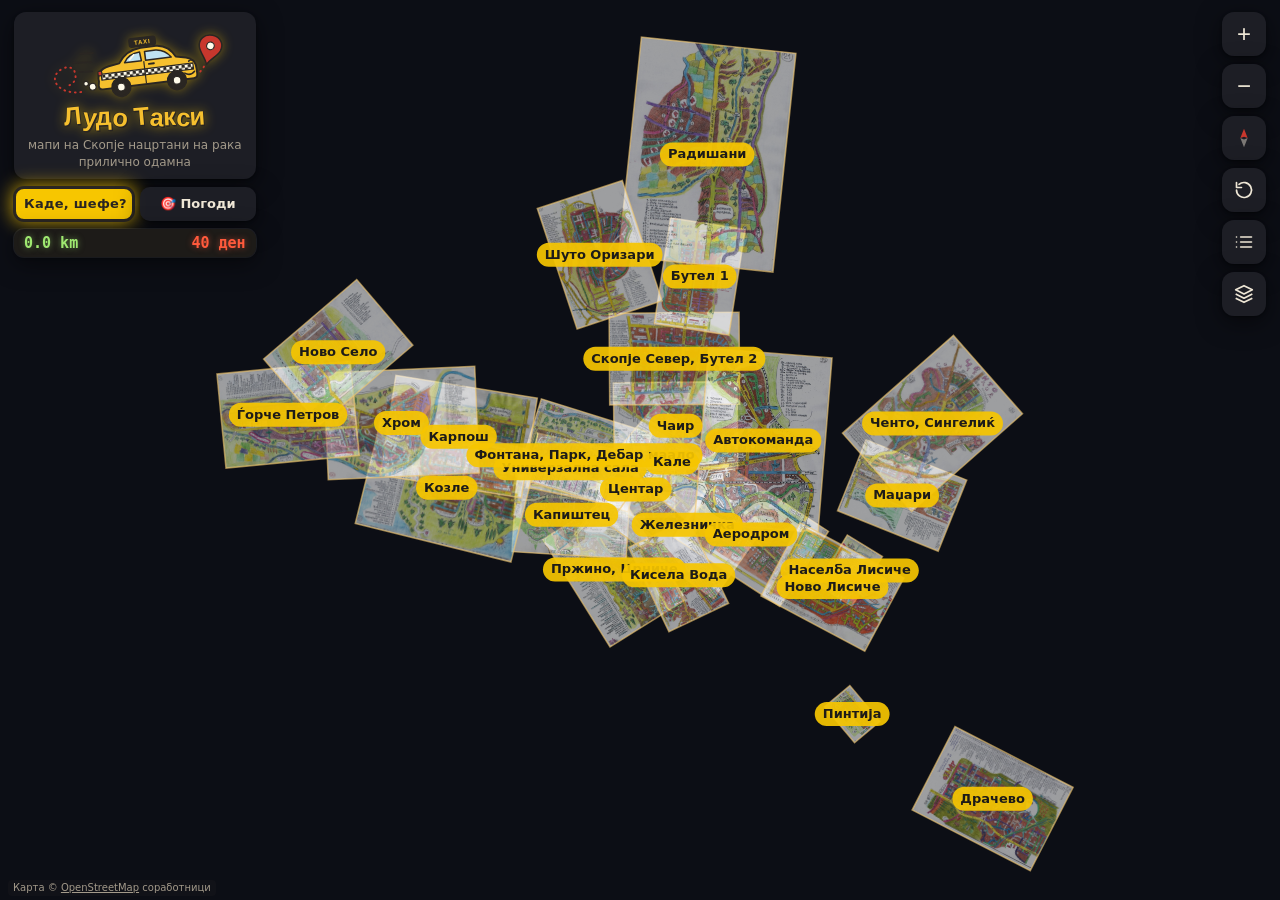
<file: index.html>
<!doctype html>
<html lang="mk">
<head>
<meta charset="utf-8">
<meta name="viewport" content="width=device-width, initial-scale=1, maximum-scale=1, user-scalable=no, viewport-fit=cover">
<title>Лудо Такси · мапи на Скопје</title>
<link rel="icon" href="favicon.svg" type="image/svg+xml">
<meta name="description" content="26 мапи на Скопје нацртани на рака од скопски таксист, поставени на вистинската карта на градот. Возење до случајна населба, таксиметар и игра „Погоди ја населбата“.">
<!-- link previews (Twitter / X, LinkedIn, Facebook, Viber…): the image is made from tools/social.html -->
<meta property="og:type" content="website">
<meta property="og:site_name" content="Лудо Такси">
<meta property="og:title" content="Лудо Такси · мапи на Скопје нацртани на рака">
<meta property="og:description" content="26 мапи на Скопје нацртани на рака од скопски таксист, на вистинската карта. Каде, шефе? Погоди ја населбата!">
<meta property="og:url" content="https://bbojan.github.io/ludo-taxi/">
<meta property="og:image" content="https://bbojan.github.io/ludo-taxi/social.png">
<meta property="og:image:width" content="1200">
<meta property="og:image:height" content="630">
<meta property="og:image:alt" content="Логото Лудо Такси и рачно нацртаната мапа на Центар">
<meta property="og:locale" content="mk_MK">
<meta name="twitter:card" content="summary_large_image">
<meta name="twitter:title" content="Лудо Такси · мапи на Скопје нацртани на рака">
<meta name="twitter:description" content="26 мапи на Скопје нацртани на рака од скопски таксист, на вистинската карта.">
<meta name="twitter:image" content="https://bbojan.github.io/ludo-taxi/social.png">
<meta name="twitter:image:alt" content="Логото Лудо Такси и рачно нацртаната мапа на Центар">
<link rel="stylesheet" href="style.css">
<!-- Google Analytics (GA4), property "Лудо Такси", stream https://bbojan.github.io/ludo-taxi: analytics
     cookies on, advertising off, no banner (same setup as 091 Скопје and Старо Скопје).
     Only on the live site, not on localhost. Custom events: see track() in app.js and the README. -->
<script>
  if (location.hostname === 'bbojan.github.io') {
    window.dataLayer = window.dataLayer || [];
    window.gtag = function () { dataLayer.push(arguments); };
    gtag('consent', 'default', {
      ad_storage: 'denied', analytics_storage: 'granted',
      ad_user_data: 'denied', ad_personalization: 'denied',
    });
    gtag('js', new Date());
    gtag('config', 'G-G4V01MV6HD');
    const s = document.createElement('script');
    s.async = true;
    s.src = 'https://www.googletagmanager.com/gtag/js?id=G-G4V01MV6HD';
    document.head.appendChild(s);
  }
</script>
</head>
<body>
<canvas id="map"></canvas>

<div class="left-col">
<header class="title" id="titleBadge" role="button" tabindex="0" aria-haspopup="dialog" title="За Лудо Такси">
  <h1><img class="logo" src="logo.svg" alt="Лудо Такси" width="200" height="115"></h1>
  <p>мапи на Скопје нацртани на рака<br>прилично одамна</p>
</header>
<div class="fun-row">
<div class="fun-bar">
  <button id="rideBtn" class="roof" title="Возење до случајна населба (K)">Каде, шефе?</button>
  <button id="gameBtn" class="fun-btn" title="Игра: погоди ја населбата (P)">🎯 Погоди</button>
</div>
<button id="meter" class="meter" title="Таксиметар: колку патувала картата. Клик за сметка (M)">
  <span class="km">0.0 km</span><span class="fare">40 ден</span>
</button>
</div>
</div>

<div class="controls" role="toolbar">
  <button id="zoomIn" title="Зумирај (+)" aria-label="Зумирај">+</button>
  <button id="zoomOut" title="Одзумирај (−)" aria-label="Одзумирај">−</button>
  <button id="compass" title="Север горе (N)" aria-label="Север горе">
    <svg viewBox="0 0 24 24" width="22" height="22"><g id="needle"><path d="M12 2 L16 12 L12 10.5 L8 12Z" fill="#c8372d"/><path d="M12 22 L8 12 L12 13.5 L16 12Z" fill="currentColor" opacity=".45"/></g></svg>
  </button>
  <button id="reset" title="Почетен приказ: зум и ротација (R)" aria-label="Почетен приказ">
    <svg viewBox="0 0 24 24" width="20" height="20" fill="none" stroke="currentColor" stroke-width="2" stroke-linecap="round" stroke-linejoin="round"><path d="M3 12a9 9 0 1 0 3-6.7"/><path d="M3 3v6h6"/></svg>
  </button>
  <button id="listBtn" title="Сите мапи (L)" aria-label="Листа на мапи">
    <svg viewBox="0 0 24 24" width="20" height="20" fill="none" stroke="currentColor" stroke-width="2" stroke-linecap="round"><path d="M8 6h13M8 12h13M8 18h13M3 6h.01M3 12h.01M3 18h.01"/></svg>
  </button>
  <button id="layersBtn" title="Приказ (V)" aria-label="Поставки за приказ">
    <svg viewBox="0 0 24 24" width="20" height="20" fill="none" stroke="currentColor" stroke-width="2" stroke-linejoin="round"><path d="M12 2 2 7l10 5 10-5-10-5z"/><path d="m2 17 10 5 10-5"/><path d="m2 12 10 5 10-5"/></svg>
  </button>
</div>

<aside id="listPanel" class="panel hidden">
  <div class="panel-head"><strong>Мапи</strong><button class="close" data-close="listPanel" aria-label="Затвори">×</button></div>
  <a class="btn download-all wide" href="sheets/all-originals.zip" download="Лудо Такси - мапи на Скопје.zip"><svg viewBox="0 0 24 24" width="16" height="16" fill="none" stroke="currentColor" stroke-width="2.2" stroke-linecap="round" stroke-linejoin="round" aria-hidden="true"><path d="M12 3v12"/><path d="m7 10 5 5 5-5"/><path d="M5 21h14"/></svg> Преземи ги сите 26 мапи <small>ZIP · 22 MB</small></a>
  <ol id="sheetList"></ol>
</aside>

<aside id="layersPanel" class="panel hidden">
  <div class="panel-head"><strong>Приказ</strong><button class="close" data-close="layersPanel" aria-label="Затвори">×</button></div>
  <label class="row"><input type="checkbox" id="baseToggle" checked> Прикажи улична карта одоздола</label>
  <label class="row col">Јачина на уличната карта <span class="slider"><input type="range" id="baseStrength" min="0.1" max="1" step="0.01" value="0.45" list="baseDefault"><span class="tick" style="--at:0.3889" title="Стандардно"></span></span><datalist id="baseDefault"><option value="0.45"></option></datalist></label>
  <label class="row col">Видливост на мапите <span class="slider"><input type="range" id="opacity" min="0.1" max="1" step="0.01" value="0.4" list="opacityDefault"><span class="tick" style="--at:0.3333" title="Стандардно"></span></span><datalist id="opacityDefault"><option value="0.4"></option></datalist></label>
  <label class="row"><input type="checkbox" id="labelsToggle" checked> Прикажи ознаки на мапите</label>
  <label class="row"><input type="checkbox" id="numbersToggle"> Прикажи броеви на мапите</label>
  <label class="row"><input type="checkbox" id="taxiToggle" checked> Такси при летање до мапа</label>
  <div id="creatorTools" hidden><!-- creator only: shown when the URL has ?edit -->
  <hr>
  <label class="row"><input type="checkbox" id="editToggle"> <b>Уредување на распоредот</b></label>
  <p class="hint">Повлечи мапа за да ја поместиш. Со два прста или со лизгачите на картичката менувај големина и ротација. Повлекување на празна површина ја поместува картата. Промените автоматски се зачувуваат во <code>layout.js</code>.</p>
  <div class="row gap">
    <button id="restoreAllBtn" class="text">Врати ги позициите од Claude</button>
    <button id="exportBtn" class="text">Извези layout.js</button>
    <button id="resetLayoutBtn" class="text danger">Отфрли незачувани промени</button>
  </div>
  </div>
</aside>

<!-- edit mode, sheet selected: temporary see-through for checking alignment (never saved) -->
<div id="checkBar" class="check-bar hidden">
  <label>Видливост при проверка <span id="tempAlphaVal">100%</span>
    <input type="range" id="tempAlphaRange" min="0.1" max="1" step="0.01" value="1"></label>
</div>

<div id="sheetCard" class="card hidden">
  <div class="card-head">
    <span class="num" id="cardNum"></span>
    <strong id="cardName"></strong>
    <button class="share" id="cardShare" title="Сподели линк до оваа мапа (S)" aria-label="Сподели линк до оваа мапа">
      <svg viewBox="0 0 24 24" width="18" height="18" fill="none" stroke="currentColor" stroke-width="2" stroke-linecap="round" stroke-linejoin="round" aria-hidden="true"><path d="M10 14a5 5 0 0 0 7.07 0l3-3a5 5 0 0 0-7.07-7.07l-1.5 1.5"/><path d="M14 10a5 5 0 0 0-7.07 0l-3 3a5 5 0 0 0 7.07 7.07l1.5-1.5"/></svg>
    </button>
    <button class="close" id="cardClose" aria-label="Затвори">×</button>
  </div>
  <div class="row split">
    <button id="cardFocus" class="text" title="Прикажи ја мапата исправена на картата (Enter)">На карта</button>
    <button id="cardFull" class="text primary" title="Цела слика на цел екран (F)">Цел екран</button>
    <a id="cardDownload" class="btn download-one in-row" title="Преземи го оригиналот (D)" download><svg viewBox="0 0 24 24" width="16" height="16" fill="none" stroke="currentColor" stroke-width="2.2" stroke-linecap="round" stroke-linejoin="round" aria-hidden="true"><path d="M12 3v12"/><path d="m7 10 5 5 5-5"/><path d="M5 21h14"/></svg> Преземи</a>
  </div>
  <div id="editControls" class="hidden">
    <label class="col">Големина <span id="widthVal"></span><input type="range" id="widthRange" min="300" max="5000" step="10"></label>
    <label class="col">Ротација <span id="rotVal"></span><input type="range" id="rotRange" min="-180" max="180" step="0.5"></label>
    <div class="row one-line">
      <button class="text" data-rot="-90" title="Ротирај 90° спротивно од стрелките на часовникот">↺ 90°</button>
      <button class="text" data-rot="90" title="Ротирај 90° во насока на стрелките на часовникот">↻ 90°</button>
      <button class="text" id="bringFront" title="Оваа мапа нека биде над мапите што ги преклопува">Најгоре</button>
      <button class="text" id="restoreOneBtn" title="Врати ја позицијата од Claude за оваа мапа">Врати</button>
    </div>
    <div id="saveStatus" class="save-status"></div>
  </div>
</div>

<div id="viewer" class="viewer hidden" role="dialog" aria-modal="true" aria-labelledby="viewerTitle">
  <img id="viewerImg" alt="" draggable="false">
  <div class="viewer-bar">
    <span class="num" id="viewerNum"></span>
    <strong id="viewerTitle"></strong>
    <button id="viewerFit" class="text" title="Прикажи ја повторно целата слика" disabled>Цела</button>
    <a id="viewerDownload" class="btn download-one compact" title="Преземи го оригиналот (D)" download><svg viewBox="0 0 24 24" width="16" height="16" fill="none" stroke="currentColor" stroke-width="2.2" stroke-linecap="round" stroke-linejoin="round" aria-hidden="true"><path d="M12 3v12"/><path d="m7 10 5 5 5-5"/><path d="M5 21h14"/></svg> <span>Преземи</span></a>
    <button id="viewerClose" class="viewer-close" aria-label="Затвори">×</button>
  </div>
</div>

<dialog id="aboutDialog" class="about" aria-labelledby="aboutTitle">
  <button class="close" id="aboutClose" aria-label="Затвори">×</button>
  <div class="about-body">
  <img src="logo.svg" alt="" width="220" height="127">
  <h2 id="aboutTitle">Лудо Такси</h2>
  <p class="sub">мапи на Скопје нацртани на рака<br>прилично одамна</p>
  <p class="author">развиено од <strong>Бојан Божиновски</strong></p>
  <div class="links">
    <a class="btn link" href="https://www.linkedin.com/in/bojanb/" target="_blank" rel="noopener">
      <svg viewBox="0 0 24 24" width="18" height="18" aria-hidden="true"><path fill="currentColor" d="M4.98 3.5a2.5 2.5 0 1 1 0 5 2.5 2.5 0 0 1 0-5zM3 9.5h4V21H3zM9.5 9.5h3.8v1.6h.06c.53-1 1.83-2.06 3.77-2.06 4.03 0 4.77 2.65 4.77 6.1V21h-4v-5.2c0-1.24-.02-2.84-1.73-2.84-1.73 0-2 1.35-2 2.75V21h-4z"/></svg>
      LinkedIn</a>
    <a class="btn link" href="https://github.com/bbojan/ludo-taxi" target="_blank" rel="noopener">
      <svg viewBox="0 0 24 24" width="18" height="18" aria-hidden="true"><path fill="currentColor" d="M12 .5a11.5 11.5 0 0 0-3.64 22.41c.58.1.79-.25.79-.56v-2c-3.2.7-3.88-1.37-3.88-1.37-.52-1.33-1.28-1.68-1.28-1.68-1.05-.72.08-.7.08-.7 1.16.08 1.77 1.19 1.77 1.19 1.03 1.77 2.7 1.26 3.36.96.1-.75.4-1.26.73-1.55-2.55-.29-5.24-1.28-5.24-5.68 0-1.26.45-2.28 1.19-3.09-.12-.29-.52-1.46.11-3.05 0 0 .97-.31 3.17 1.18a11 11 0 0 1 5.77 0c2.2-1.49 3.17-1.18 3.17-1.18.63 1.59.23 2.76.11 3.05.74.81 1.19 1.83 1.19 3.09 0 4.41-2.69 5.38-5.26 5.67.41.36.78 1.06.78 2.14v3.17c0 .31.21.67.8.56A11.5 11.5 0 0 0 12 .5z"/></svg>
      GitHub</a>
  </div>
  <p class="credits">Мапите ги нацртал на рака скопски таксист<br>(потпис „МБ“).<br>
    Улична карта © <a href="https://www.openstreetmap.org/copyright" target="_blank" rel="noopener">OpenStreetMap</a> соработници.</p>
  <section class="scores" aria-labelledby="scoresTitle">
    <h3 id="scoresTitle">Игра „Погоди“</h3>
    <p id="scoresText">Уште немаш одиграно.</p>
    <label class="timer-set"><input type="checkbox" id="timerToggle"> Тајмер: 60 секунди по рунда</label>
    <div class="row split">
      <button id="scoresPlay" class="text primary">Играј</button>
      <button id="scoresClear" class="text">Избриши</button>
    </div>
  </section>
  <section class="night-set" aria-labelledby="nightTitle">
    <h3 id="nightTitle">Ноќна смена</h3>
    <div class="seg" role="radiogroup" aria-labelledby="nightTitle">
      <label><input type="radio" name="night" value="auto"><span>Автоматски</span></label>
      <label><input type="radio" name="night" value="on"><span>🌙 Вклучена</span></label>
      <label><input type="radio" name="night" value="off"><span>☀️ Исклучена</span></label>
    </div>
    <p class="hint">Автоматски: од зајдисонце до изгрејсонце во Скопје. Копче <kbd>Z</kbd>.</p>
  </section>
  <nav class="more" aria-labelledby="moreTitle">
    <h3 id="moreTitle">Други проекти</h3>
    <a href="https://bbojan.github.io/091-skopje/" target="_blank" rel="noopener">
      <img src="projects/091-skopje.jpg" alt="" width="160" height="100" loading="lazy">
      <span>091 Скопје</span></a>
    <a href="https://bbojan.github.io/staro-skopje/" target="_blank" rel="noopener">
      <img src="projects/staro-skopje.jpg" alt="" width="160" height="100" loading="lazy">
      <span>Старо Скопје</span></a>
  </nav>
  <details class="help">
    <summary>Контроли</summary>
    <h4>Тастатура</h4>
    <dl>
      <dt>Помести ја картата</dt><dd><kbd>←</kbd> <kbd>↑</kbd> <kbd>→</kbd> <kbd>↓</kbd></dd>
      <dt>Зумирај / одзумирај</dt><dd><kbd>+</kbd> <kbd>−</kbd></dd>
      <dt>Ротирај</dt><dd><kbd>Q</kbd> <kbd>E</kbd> или <kbd>[</kbd> <kbd>]</kbd></dd>
      <dt>Север горе</dt><dd><kbd>N</kbd></dd>
      <dt>Почетен приказ</dt><dd><kbd>R</kbd> или <kbd>0</kbd></dd>
      <dt>Листа на мапи</dt><dd><kbd>L</kbd></dd>
      <dt>Поставки за приказ</dt><dd><kbd>V</kbd></dd>
      <dt>Следна / претходна мапа</dt><dd><kbd>.</kbd> <kbd>,</kbd> или <kbd>PgDn</kbd> <kbd>PgUp</kbd></dd>
      <dt>Избери мапа 1, па „На карта“ / „Назад“</dt><dd><kbd>Enter</kbd> или <kbd>Space</kbd></dd>
      <dt>Цел екран</dt><dd><kbd>F</kbd></dd>
      <dt>Преземи ја избраната мапа</dt><dd><kbd>D</kbd></dd>
      <dt>Сподели / копирај линк</dt><dd><kbd>S</kbd></dd>
      <dt>Овие контроли</dt><dd><kbd>?</kbd></dd>
      <dt>Избери од листата</dt><dd><kbd>Tab</kbd>, па <kbd>Enter</kbd></dd>
      <dt>„Каде, шефе?“ (случајно возење)</dt><dd><kbd>K</kbd></dd>
      <dt>Сметка од таксиметарот</dt><dd><kbd>M</kbd></dd>
      <dt>Ноќна смена</dt><dd><kbd>Z</kbd></dd>
      <dt>Игра „Погоди“ / крај на играта</dt><dd><kbd>P</kbd> / <kbd>Esc</kbd></dd>
      <dt>Во играта: потврди ја иглата</dt><dd><kbd>Enter</kbd></dd>
      <dt>Назад, па затвори</dt><dd><kbd>Esc</kbd></dd>
      <dt>Затвори го овој прозорец</dt><dd><kbd>Esc</kbd></dd>
    </dl>
    <p class="note">На цел екран: стрелките ја поместуваат сликата, <kbd>+</kbd> <kbd>−</kbd> зумираат,
      <kbd>R</kbd> или <kbd>0</kbd> ја враќаат целата слика, <kbd>.</kbd> <kbd>,</kbd> следна / претходна, <kbd>D</kbd> преземи,
      <kbd>S</kbd> сподели, <kbd>F</kbd> или <kbd>Esc</kbd> затвораат. Буквите работат и на македонска тастатура.</p>
    <h4>Глувче и трекпед</h4>
    <dl>
      <dt>Помести ја картата</dt><dd>Влечи</dd>
      <dt>Зумирај</dt><dd>Тркалце или два прста на трекпедот; штипни на трекпедот</dd>
      <dt>Зумирај во точка</dt><dd>Двоен клик на празно</dd>
      <dt>Ротирај</dt><dd>Shift + влечи, влечи со десен клик, Shift + тркалце</dd>
      <dt>Избери мапа</dt><dd>Клик на мапата или на ознаката</dd>
      <dt>„На карта“ / „Назад“</dt><dd>Двоен клик на мапата</dd>
      <dt>Следна / претходна мапа</dt><dd>Скролај настрана (десно = следна)</dd>
      <dt>Затвори ја картичката</dt><dd>Клик на празно</dd>
      <dt>Каде, шефе? · Погоди · таксиметар</dt><dd>Копчињата под логото</dd>
    </dl>
    <h4>Допир</h4>
    <dl>
      <dt>Помести ја картата</dt><dd>Влечи со еден прст</dd>
      <dt>Зумирај</dt><dd>Рашири или собери два прста; двоен допир</dd>
      <dt>Ротирај</dt><dd>Заврти со два прста</dd>
      <dt>Избери мапа</dt><dd>Допри ја мапата или ознаката</dd>
      <dt>Следна / претходна мапа</dt><dd>Повлечи настрана со три прста (лево = следна)</dd>
      <dt>Затвори ја картичката</dt><dd>Допри празно</dd>
      <dt>Каде, шефе? · Погоди · таксиметар</dt><dd>Копчињата под логото</dd>
    </dl>
  </details>
  </div>
</dialog>

<div id="gamePanel" class="game hidden" role="region" aria-labelledby="gameTitle">
  <div class="card-head"><strong id="gameTitle">Погоди ја населбата</strong>
    <span id="gameTimer" class="timer" hidden></span>
    <button class="close" id="gameClose" aria-label="Затвори ја играта">×</button></div>
  <canvas id="gameCrop" aria-label="Парче од цртежот"></canvas>
  <ol id="gameSummary" class="summary" hidden></ol>
  <p id="gameText"></p>
  <div class="row split">
    <button id="gameShare" class="text" hidden>Предизвикај пријател</button>
    <button id="gameNext" class="text">Прескокни</button>
  </div>
</div>

<dialog id="receiptDialog" class="receipt" aria-label="Сметка">
  <div class="receipt-body"></div>
  <div class="row split">
    <button id="receiptClose" class="text">Затвори</button>
    <button id="receiptPay" class="text primary">Плати и ресетирај</button>
  </div>
</dialog>

<div id="toast" class="toast" role="status" aria-live="polite"></div>

<div class="attribution">Карта © <a href="https://www.openstreetmap.org/copyright" target="_blank" rel="noopener">OpenStreetMap</a> соработници</div>

<script src="layout.js"></script>
<script src="layout.claude.js"></script>
<script src="app.js"></script>
<script src="fun.js"></script>
</body>
</html>
</file>
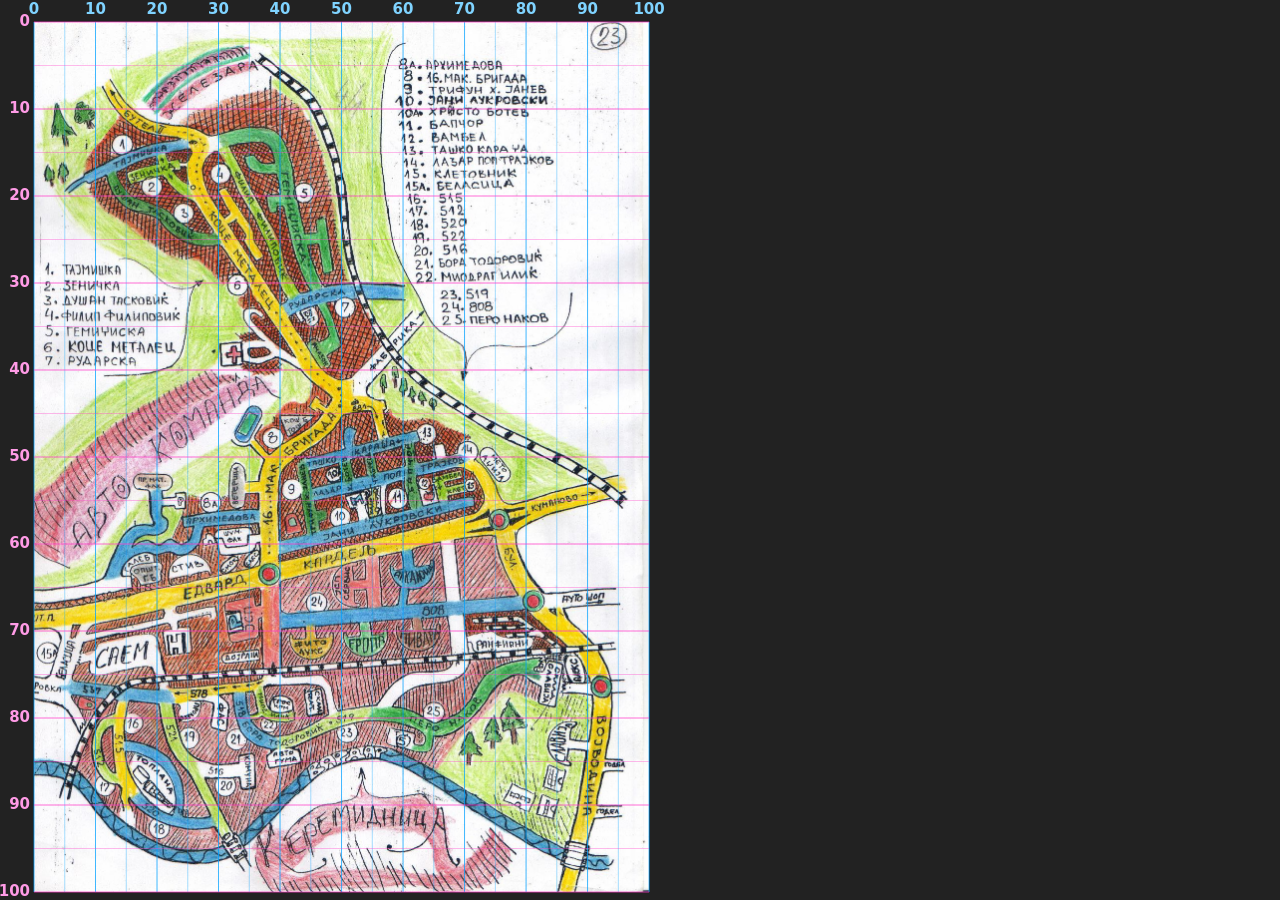
<file: tools/grid.html>
<!doctype html>
<meta charset="utf-8">
<title>Sheet grid</title>
<!-- Helper for aligning sheets: shows a sheet with a labelled grid in percent of width/height.
     tools/grid.html?id=08              whole sheet
     tools/grid.html?id=08&r=20,60,10,50  crop to x 20–60 %, y 10–50 % (finer grid)            -->
<style>
  html, body { margin: 0; background: #222; height: 100%; overflow: hidden; }
  canvas { display: block; }
</style>
<canvas id="c"></canvas>
<script>
const q = new URLSearchParams(location.search);
const id = q.get('id') || '01';
const [x0, x1, y0, y1] = (q.get('r') || '0,100,0,100').split(',').map(Number);
const img = new Image();
img.onload = draw;
img.src = `../sheets/${id}.jpg`;
addEventListener('resize', draw);
function draw() {
  const c = document.getElementById('c'), ctx = c.getContext('2d');
  const dpr = devicePixelRatio || 1, W = innerWidth, H = innerHeight;
  c.width = W * dpr; c.height = H * dpr; c.style.width = W + 'px'; c.style.height = H + 'px';
  ctx.scale(dpr, dpr);
  const sx = img.naturalWidth * x0 / 100, sy = img.naturalHeight * y0 / 100;
  const sw = img.naturalWidth * (x1 - x0) / 100, sh = img.naturalHeight * (y1 - y0) / 100;
  const k = Math.min((W - 40) / sw, (H - 30) / sh), dw = sw * k, dh = sh * k, ox = 34, oy = 22;
  ctx.drawImage(img, sx, sy, sw, sh, ox, oy, dw, dh);
  const span = Math.max(x1 - x0, y1 - y0);
  const step = span > 60 ? 5 : span > 25 ? 2 : 1;
  ctx.font = 'bold 15px system-ui'; ctx.textBaseline = 'middle';
  const X = v => ox + (v - x0) / (x1 - x0) * dw, Y = v => oy + (v - y0) / (y1 - y0) * dh;
  // screen (CSS px) -> sheet percent, for reading points off a screenshot
  window.toUV = (px, py) => [+(x0 + (px - ox) / dw * (x1 - x0)).toFixed(1), +(y0 + (py - oy) / dh * (y1 - y0)).toFixed(1)];
  window.frame = { W, H, ox, oy, dw, dh };
  for (let v = Math.ceil(x0 / step) * step; v <= x1; v += step) {
    const major = v % (step * 2) === 0;
    ctx.strokeStyle = major ? 'rgba(0,160,255,.75)' : 'rgba(0,160,255,.35)'; ctx.lineWidth = 1;
    ctx.beginPath(); ctx.moveTo(X(v), oy); ctx.lineTo(X(v), oy + dh); ctx.stroke();
    if (major) { ctx.fillStyle = '#7fd3ff'; ctx.textAlign = 'center'; ctx.fillText(v, X(v), 10); }
  }
  for (let v = Math.ceil(y0 / step) * step; v <= y1; v += step) {
    const major = v % (step * 2) === 0;
    ctx.strokeStyle = major ? 'rgba(255,60,200,.75)' : 'rgba(255,60,200,.35)';
    ctx.beginPath(); ctx.moveTo(ox, Y(v)); ctx.lineTo(ox + dw, Y(v)); ctx.stroke();
    if (major) { ctx.fillStyle = '#ff9be6'; ctx.textAlign = 'right'; ctx.fillText(v, ox - 4, Y(v)); }
  }
}
</script>
</file>
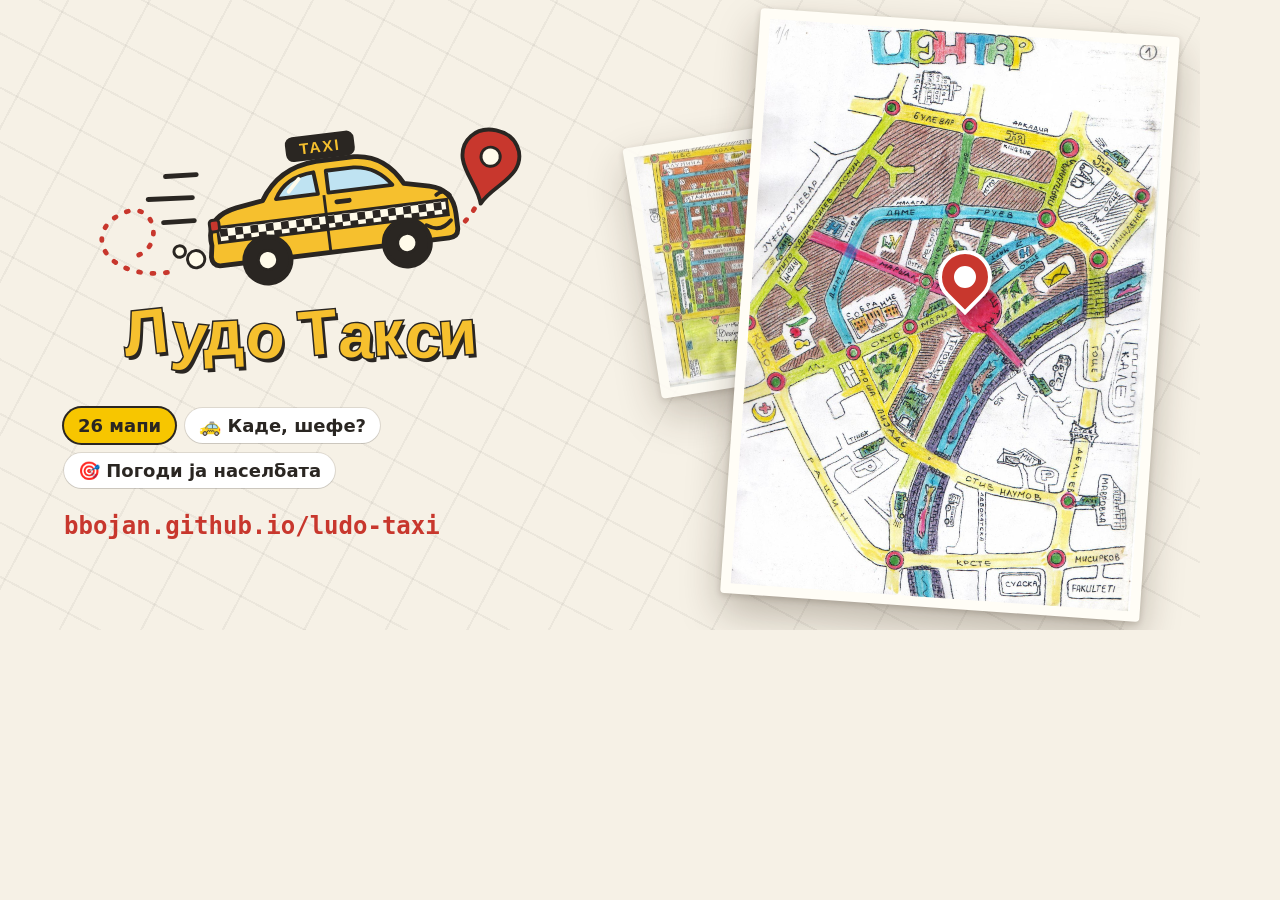
<file: tools/social.html>
<!doctype html>
<!-- Share image for Twitter / X and LinkedIn (1200 × 630). Rendered to social.png with:
     "/Applications/Google Chrome.app/Contents/MacOS/Google Chrome" --headless=new --hide-scrollbars \
       --allow-file-access-from-files --window-size=1200,630 --screenshot=social.png tools/social.html -->
<html lang="mk">
<head>
<meta charset="utf-8">
<style>
  html, body { margin: 0; width: 1200px; height: 630px; overflow: hidden; }
  body {
    position: relative;
    background: #f6f1e6;
    font-family: system-ui, -apple-system, "Segoe UI", Roboto, sans-serif;
    color: #2a2622;
  }
  /* faint street-grid texture */
  body::before {
    content: ''; position: absolute; inset: 0;
    background:
      repeating-linear-gradient(28deg, transparent 0 46px, rgba(42,38,34,.05) 46px 48px),
      repeating-linear-gradient(-62deg, transparent 0 70px, rgba(42,38,34,.05) 70px 72px);
  }
  .left { position: absolute; left: 64px; top: 0; bottom: 0; width: 560px;
    display: flex; flex-direction: column; justify-content: center; }
  .logo { width: 500px; height: auto; display: block; margin: 0 0 28px -12px; }
  .tags { display: flex; gap: 10px; flex-wrap: wrap; margin-bottom: 26px; }
  .tag { font-size: 18px; font-weight: 600; padding: 7px 14px; border-radius: 999px; background: #fff;
    box-shadow: 0 1px 0 rgba(0,0,0,.08), 0 0 0 1px rgba(42,38,34,.12); }
  .tag.y { background: #f7c600; box-shadow: 0 0 0 2px #2a2622; }
  .url { font: 700 24px/1 ui-monospace, "SF Mono", Menlo, monospace; color: #c8372d; }
  .sheets { position: absolute; right: 40px; top: -30px; width: 520px; height: 690px; }
  .sheet { position: absolute; background: #fffdf6; padding: 10px; border-radius: 4px;
    box-shadow: 0 18px 40px rgba(40,25,10,.28), 0 2px 6px rgba(40,25,10,.18); }
  .sheet img { display: block; width: 100%; height: auto; }
  .back { width: 330px; left: 0; top: 150px; transform: rotate(-9deg); opacity: .85; }
  .front { width: 400px; right: 0; top: 52px; transform: rotate(4deg); }
  .pin { position: absolute; right: 168px; top: 280px; width: 46px; height: 46px; border-radius: 50% 50% 50% 0;
    background: #c8372d; transform: rotate(-45deg); box-shadow: 0 6px 12px rgba(0,0,0,.3); border: 4px solid #fff; }
  .pin::after { content: ''; position: absolute; inset: 12px; border-radius: 50%; background: #fff; }
</style>
</head>
<body>
  <div class="left">
    <img class="logo" src="../logo.svg" alt="Лудо Такси">
    <div class="tags">
      <span class="tag y">26 мапи</span>
      <span class="tag">🚕 Каде, шефе?</span>
      <span class="tag">🎯 Погоди ја населбата</span>
    </div>
    <div class="url">bbojan.github.io/ludo-taxi</div>
  </div>
  <div class="sheets">
    <div class="sheet back"><img src="../sheets/09-s.jpg" alt=""></div>
    <div class="sheet front"><img src="../sheets/23.jpg" alt=""></div>
    <div class="pin"></div>
  </div>
</body>
</html>
</file>
<file: style.css>
:root {
  --paper: #f6f1e6;
  --ink: #2a2622;
  --muted: #6d655b;
  --line: rgba(42, 38, 34, .14);
  --accent: #c8372d;
  --panel: rgba(255, 252, 245, .96);
  --shadow: 0 6px 24px rgba(30, 20, 10, .18), 0 1px 3px rgba(30, 20, 10, .12);
  --card: #fff;                      /* buttons, cards, key caps */
  --panel-solid: #fffcf5;
  --attr-bg: rgba(255, 255, 255, .7);
}
/* „Ноќна смена“: dark interface (the canvas darkens itself in app.js) */
body.night {
  --paper: #15161b;
  --ink: #efe7d6;
  --muted: #a39a8a;
  --line: rgba(255, 240, 210, .16);
  --panel: rgba(30, 31, 38, .95);
  --panel-solid: #1e1f26;
  --card: #2a2b33;
  --attr-bg: rgba(20, 20, 26, .7);
  --shadow: 0 6px 24px rgba(0, 0, 0, .5), 0 1px 3px rgba(0, 0, 0, .4);
}
body.night .roof { box-shadow: 0 0 0 1px #2a2622, 0 0 18px 2px rgba(247, 198, 0, .75); }   /* the roof sign is lit */
body.night .title .logo { filter: drop-shadow(0 0 6px rgba(247, 198, 0, .45)); }
body.night .about a.link { background: #f7c600; color: #1d1b18; border-color: #f7c600; }
body.night .about a.link:hover { background: #ffd51f; }
body.night .controls button.on { background: #f7c600; color: #1d1b18; }
body.night .meter { box-shadow: 0 0 0 1px rgba(255,255,255,.08), var(--shadow); }
* { box-sizing: border-box; }
html, body { margin: 0; height: 100%; overflow: hidden; background: var(--paper); color: var(--ink);
  font: 15px/1.4 system-ui, -apple-system, "Segoe UI", Roboto, sans-serif; -webkit-tap-highlight-color: transparent; }
canvas#map { position: fixed; inset: 0; width: 100%; height: 100%; touch-action: none; cursor: grab; display: block; }
canvas#map.dragging { cursor: grabbing; }

/* top-left column: the title badge, then the fun buttons and the taximeter */
.left-col { position: fixed; top: max(12px, env(safe-area-inset-top)); left: 14px; display: flex; flex-direction: column;
  align-items: stretch; gap: 8px; pointer-events: none; z-index: 1; }
.left-col > * { pointer-events: auto; }
.title { pointer-events: none;
  background: var(--panel); padding: 8px 14px; border-radius: 12px; box-shadow: var(--shadow); }
.title { text-align: center; }
.title h1 { margin: 0; font-size: 17px; letter-spacing: .01em; }
.title p { margin: 0; font-size: 12px; color: var(--muted); }

.controls { position: fixed; right: 14px; top: max(12px, env(safe-area-inset-top)); display: flex; flex-direction: column; gap: 8px; }
.controls button { width: 44px; height: 44px; border-radius: 12px; border: 0; background: var(--panel); color: var(--ink);
  box-shadow: var(--shadow); font-size: 24px; line-height: 1; display: grid; place-items: center; cursor: pointer; }
.controls button:active { transform: scale(.95); }
.controls button.on { background: var(--ink); color: var(--paper); }

.panel { position: fixed; right: 70px; top: max(12px, env(safe-area-inset-top)); width: min(300px, calc(100vw - 90px));
  max-height: calc(100% - 90px); overflow: auto; background: var(--panel); border-radius: 14px; box-shadow: var(--shadow); padding: 12px 14px;
  z-index: 3; }   /* above the logo column (z-index 1), which it overlaps on phones */
.panel-head, .card-head { display: flex; align-items: center; gap: 8px; margin-bottom: 8px; }
.panel-head strong { flex: 1; }
/* the panel title and × stay at the top while the panel scrolls */
.panel-head { position: sticky; top: -12px; z-index: 1; margin: -12px -14px 8px; padding: 12px 14px 6px;
  background: var(--panel-solid); border-radius: 14px 14px 0 0; }
.close { margin-left: auto; border: 0; background: none; font-size: 22px; line-height: 1; cursor: pointer; color: var(--muted); padding: 2px 6px; }
.hidden { display: none !important; }

#sheetList { margin: 0; padding: 0; list-style: none; }
#sheetList li { display: flex; align-items: center; gap: 10px; padding: 7px 6px; border-radius: 8px; cursor: pointer; }
#sheetList li:hover { background: rgba(0,0,0,.05); }
#sheetList li:focus-visible { outline: 2px solid var(--accent); outline-offset: -2px; background: rgba(0,0,0,.05); }
#sheetList img { width: 34px; height: 34px; object-fit: cover; border-radius: 6px; box-shadow: 0 0 0 1px var(--line); }
.hide-nums .num { display: none; }
.num { font-variant-numeric: tabular-nums; font-size: 12px; font-weight: 600; color: #fff; background: var(--accent);
  border-radius: 999px; min-width: 24px; height: 24px; display: inline-grid; place-items: center; padding: 0 6px; }

.row { display: flex; align-items: center; gap: 8px; margin: 8px 0; }
.row.col, label.col { flex-direction: column; align-items: stretch; display: flex; gap: 4px; margin: 10px 0; font-size: 13px; color: var(--muted); }
.row.gap { flex-wrap: wrap; }
.row.split > * { flex: 1 1 0; min-width: 0; text-align: center; padding-left: 8px; padding-right: 8px; }
input[type=range] { width: 100%; accent-color: var(--accent); }
/* default-value marker under a slider; --at = position 0..1 (thumb is ~16px wide) */
.slider { position: relative; display: block; padding-bottom: 6px; }
.slider .tick { position: absolute; bottom: 0; left: calc(8px + (100% - 16px) * var(--at)); width: 2px; height: 7px;
  margin-left: -1px; background: var(--muted); border-radius: 1px; pointer-events: none; }
input[type=checkbox] { accent-color: var(--accent); width: 18px; height: 18px; }
hr { border: 0; border-top: 1px solid var(--line); margin: 12px 0; }
.hint { font-size: 12px; color: var(--muted); margin: 0 0 8px; }

button.text, a.btn { border: 1px solid var(--line); background: var(--card); color: var(--ink); border-radius: 9px; padding: 8px 12px;
  font: inherit; font-size: 13px; cursor: pointer; text-decoration: none; display: inline-block; }
button.text:hover, a.btn:hover { border-color: var(--ink); }
button.text:disabled { opacity: .4; cursor: default; border-color: var(--line); }
button.danger { color: var(--accent); }

.card { position: fixed; left: 50%; transform: translateX(-50%); bottom: max(14px, env(safe-area-inset-bottom));
  width: min(420px, calc(100vw - 24px)); background: var(--panel); border-radius: 14px; box-shadow: var(--shadow); padding: 12px 14px; }
.card-head strong { font-size: 16px; }
/* Downloads: the most prominent actions */
a.download-all, a.download-one { display: inline-flex; align-items: center; justify-content: center; gap: 8px;
  background: var(--accent); color: #fff; text-decoration: none; font-weight: 600; border-radius: 10px;
  padding: 9px 14px; font-size: 14px; box-shadow: 0 2px 8px rgba(200,55,45,.35); cursor: pointer; border: 0; }
a.download-all:hover, a.download-one:hover { background: #a92c23; }
.download-all small { font-weight: 500; opacity: .85; font-size: 12px; }
.title .download-all { pointer-events: auto; margin-top: 8px; }
a.download-all.wide, a.download-one { display: flex; width: 100%; margin: 4px 0 10px; }
a.download-one { padding: 12px 14px; font-size: 15px; }
a.download-one.in-row { width: auto; margin: 0; padding: 8px; font-size: 13px; gap: 5px; border: 1px solid var(--accent); line-height: inherit; }
a.download-one.compact { width: auto; margin: 0; padding: 8px 12px; font-size: 14px; }
#sheetList .row-dl { margin-left: auto; flex: none; width: 34px; height: 34px; border-radius: 8px; display: grid; place-items: center;
  color: var(--accent); border: 1px solid var(--line); background: var(--card); }
#sheetList .row-dl:hover { background: var(--accent); color: #fff; border-color: var(--accent); }
@media (max-width: 520px) { .download-one.compact span { display: none; } }

button.primary { background: var(--ink); color: var(--paper); border-color: var(--ink); }

.viewer { position: fixed; inset: 0; background: #1c1a17; overflow: hidden; touch-action: none; cursor: grab; z-index: 10; }
.viewer.dragging { cursor: grabbing; }
.viewer img { position: absolute; left: 0; top: 0; transform-origin: 0 0; user-select: none; -webkit-user-select: none;
  box-shadow: 0 10px 40px rgba(0,0,0,.5); will-change: transform; max-width: none; }
.viewer-bar { position: absolute; left: 50%; transform: translateX(-50%); top: max(12px, env(safe-area-inset-top));
  display: flex; align-items: center; gap: 8px; background: var(--panel); padding: 8px 8px 8px 12px; border-radius: 14px;
  box-shadow: var(--shadow); max-width: calc(100vw - 24px); }
.viewer-bar strong { white-space: nowrap; overflow: hidden; text-overflow: ellipsis; min-width: 0; flex: 1; }
.viewer-close { border: 0; background: var(--ink); color: var(--paper); width: 36px; height: 36px; border-radius: 10px;
  font-size: 22px; line-height: 1; cursor: pointer; flex: none; }
@media (max-width: 520px) { .viewer-bar strong { display: none; } .viewer-bar { left: 12px; right: 12px; transform: none; justify-content: flex-end; } }

.save-status { font-size: 12px; color: var(--muted); min-height: 16px; margin-top: 6px; }
.save-status.ok { color: #2f7d3a; }
.save-status.warn { color: var(--accent); }
.hint code { font-size: 11px; }

.attribution { position: fixed; left: 8px; bottom: 4px; font-size: 10px; color: var(--muted); background: var(--attr-bg); padding: 1px 5px; border-radius: 4px; }
.attribution a { color: inherit; }
body.card-open .attribution { display: none; }

/* edit mode: temporary opacity slider for the selected sheet, top middle */
.check-bar { position: fixed; top: max(12px, env(safe-area-inset-top)); left: 50%; transform: translateX(-50%);
  width: min(320px, calc(100vw - 260px)); min-width: 180px; background: var(--panel); border-radius: 12px; box-shadow: var(--shadow);
  padding: 8px 14px; z-index: 6; }
.check-bar label { display: flex; flex-direction: column; gap: 2px; font-size: 13px; color: var(--muted); }
.check-bar label span { color: var(--ink); font-weight: 600; }

/* edit controls on the card: all four buttons on one line */
.row.one-line { flex-wrap: nowrap; gap: 6px; }
.row.one-line > button { flex: 1 1 auto; white-space: nowrap; padding-left: 8px; padding-right: 8px; }
/* phones: the check bar floats over the header badge (higher z-index), taking no extra space */
@media (max-width: 640px) {
  /* pinch zooms and twist rotates, so only reset, sheet list and layers stay as buttons */
  #zoomIn, #zoomOut, #compass { display: none; }
  .check-bar { top: max(12px, env(safe-area-inset-top)); left: 14px; right: 70px; width: auto; min-width: 0; transform: none; }
}

/* share-link button in the card header, and the small confirmation toast */
.share { margin-left: auto; border: 0; background: none; color: var(--muted); cursor: pointer; padding: 4px 6px; border-radius: 8px; display: grid; place-items: center; }
.share:hover { color: var(--ink); background: rgba(0,0,0,.05); }
.share + .close { margin-left: 0; }
.toast { position: fixed; left: 50%; top: max(72px, 16%); transform: translate(-50%, -50%);   /* above the middle, where the flight taxi drives */ background: var(--ink); color: var(--paper);
  padding: 10px 16px; border-radius: 10px; font-size: 14px; box-shadow: var(--shadow); opacity: 0; pointer-events: none;
  transition: opacity .2s; z-index: 20; }
.toast.show { opacity: 1; }

/* logo in the header badge */
.title .logo { display: block; width: 200px; height: auto; margin: 0 auto 2px; }
@media (max-width: 640px) {
  .title { padding: 6px 10px; }
  .title .logo { width: 110px; }
  .title p { font-size: 11px; line-height: 1.3; }
}

/* header badge opens the About dialog */
.title#titleBadge { pointer-events: auto; cursor: pointer; transition: transform .15s; }
.title#titleBadge:hover { transform: scale(1.03); }
.title#titleBadge:focus-visible { outline: 3px solid var(--accent); outline-offset: 2px; }

.about { border: 0; border-radius: 18px; padding: 0; width: min(380px, calc(100vw - 32px)); background: var(--panel);
  box-shadow: var(--shadow); text-align: center; color: var(--ink); max-height: calc(100dvh - 32px); overflow: hidden; }
.about[open] { display: flex; flex-direction: column; }
/* the content scrolls when it does not fit; × stays in the corner */
.about-body { overflow-y: auto; overscroll-behavior: contain; padding: 22px 24px 18px; min-height: 0; }
.about .close { z-index: 2; background: var(--panel); border-radius: 999px; }
.about::backdrop { background: rgba(30, 20, 10, .35); }
.about .close { position: absolute; top: 8px; right: 8px; }
.about img { width: 220px; height: auto; display: block; margin: 0 auto; }
.about h2 { position: absolute; width: 1px; height: 1px; overflow: hidden; clip: rect(0 0 0 0); }   /* name is in the logo */
.about .sub { margin: 4px 0 14px; color: var(--muted); font-size: 13px; }
.about .author { margin: 0 0 10px; font-size: 14px; }
.about .links { display: flex; gap: 10px; justify-content: center; margin-bottom: 14px; }
.about a.link { display: inline-flex; align-items: center; gap: 8px; padding: 10px 16px; font-size: 14px; font-weight: 600;
  background: var(--ink); color: var(--paper); border-color: var(--ink); }
.about a.link:hover { background: #000; }
.about .help { margin: 14px 0 0; padding-top: 12px; border-top: 1px solid var(--line); text-align: left; }
.about .more h3, .about .scores h3 { text-align: center; }
.about .scores { margin-top: 14px; padding-top: 12px; border-top: 1px solid var(--line); }
.about .scores h3 { margin: 0 0 6px; font-size: 11px; font-weight: 600; color: var(--muted); text-transform: uppercase; letter-spacing: .06em; }
.about .scores p { margin: 0 0 8px; font-size: 13px; line-height: 1.5; }
.about .scores strong { font-size: 18px; }
.about .scores .row { margin: 0; }
#scoresClear.confirm { border-color: var(--accent); color: var(--accent); }
/* "Контроли": collapsed by default, opens with a click (or Enter / Space when focused) */
.about .help summary { list-style: none; cursor: pointer; text-align: center; padding: 2px 0; font-size: 11px; font-weight: 600;
  color: var(--muted); text-transform: uppercase; letter-spacing: .06em; border-radius: 6px; }
.about .help summary::-webkit-details-marker { display: none; }
.about .help summary::after { content: ' ▸'; display: inline-block; transition: transform .15s; }
.about .help[open] summary::after { transform: rotate(90deg); }
.about .help summary:hover { color: var(--ink); }
.about .help summary:focus-visible { outline: 3px solid var(--accent); outline-offset: 2px; }
.about .help[open] summary { margin-bottom: 4px; }
.about .help h4 { margin: 12px 0 4px; font-size: 13px; }
.about .help dl { display: grid; grid-template-columns: 1fr 1fr; gap: 4px 12px; margin: 0; font-size: 12px; line-height: 1.45; }
.about .help dt { color: var(--muted); }
.about .help dd { margin: 0; }
.about .help .note { margin: 6px 0 0; font-size: 11px; color: var(--muted); line-height: 1.6; }
.about kbd { display: inline-block; min-width: 1.6em; padding: 0 5px; border: 1px solid var(--line); border-bottom-width: 2px;
  border-radius: 5px; background: var(--card); font: 600 11px/1.5 system-ui, -apple-system, sans-serif; text-align: center; color: var(--ink); }
.about .credits { margin: 0; font-size: 11px; color: var(--muted); line-height: 1.5; }
.about .credits a { color: inherit; }
.about .more { display: grid; grid-template-columns: 1fr 1fr; gap: 10px; margin-top: 14px; padding-top: 12px;
  border-top: 1px solid var(--line); }
.about .more h3 { grid-column: 1 / -1; margin: 0; font-size: 11px; font-weight: 600; color: var(--muted);
  text-transform: uppercase; letter-spacing: .06em; }
.about .more a { display: block; overflow: hidden; border: 1px solid var(--line); border-radius: 10px; background: var(--card);
  color: var(--ink); text-decoration: none; transition: border-color .15s, transform .15s, box-shadow .15s; }
.about .more a:hover { border-color: var(--ink); transform: translateY(-1px); box-shadow: var(--shadow); }
.about .more a:focus-visible { outline: 3px solid var(--accent); outline-offset: 2px; }
.about .more img { display: block; width: 100%; height: auto; aspect-ratio: 16 / 10; object-fit: cover; margin: 0;
  border-bottom: 1px solid var(--line); }
.about .more span { display: block; padding: 6px 8px 7px; font-size: 13px; font-weight: 600; }

/* ---------- fun.js: „Каде, шефе?“, taximeter, guessing game, receipt ---------- */
.fun-bar { display: flex; gap: 6px; }
.fun-bar button { flex: 1 1 0; min-width: 0; border-radius: 10px; padding: 7px 8px; font: 700 13px/1.2 system-ui, -apple-system, sans-serif;
  cursor: pointer; box-shadow: var(--shadow); white-space: nowrap; }
.roof { border: 2px solid #2a2622; background: #f7c600; color: #2a2622; letter-spacing: .02em; }   /* taxi roof sign */
.roof:hover { background: #ffd51f; }
.roof:active, .fun-btn:active { transform: scale(.96); }
.fun-btn { border: 0; background: var(--panel); color: var(--ink); }
.fun-btn:hover { background: var(--card); }
.meter { display: flex; justify-content: space-between; align-items: baseline; gap: 10px; border: 0; border-radius: 10px;
  padding: 6px 10px; background: #1d1b18; color: #ff5a3c; font: 700 15px/1.1 ui-monospace, 'SF Mono', Menlo, monospace;
  box-shadow: var(--shadow); cursor: pointer; text-shadow: 0 0 6px rgba(255,90,60,.55); }
.meter .km { color: #9fe870; text-shadow: 0 0 6px rgba(159,232,112,.5); }
.meter.night .fare::after { content: ' ☾'; }
.meter:hover { background: #000; }
.fun-bar button:focus-visible, .meter:focus-visible { outline: 3px solid var(--accent); outline-offset: 2px; }
body.game-on .fun-row, body.game-on #sheetCard { display: none; }
.fun-row { display: flex; flex-direction: column; gap: 8px; }

.game { position: fixed; left: 50%; transform: translateX(-50%); bottom: max(14px, env(safe-area-inset-bottom)); z-index: 5;
  width: min(300px, calc(100vw - 28px)); background: var(--panel); border-radius: 14px; box-shadow: var(--shadow); padding: 12px 14px; }
.game canvas { display: block; width: 100%; height: 160px; border-radius: 8px; box-shadow: 0 0 0 1px var(--line); background: #fffdf6; }
.game p { margin: 8px 0; font-size: 13px; line-height: 1.4; }
.game .row.split { margin: 0; }
.game .timer { margin-left: auto; font: 700 13px/1 ui-monospace, 'SF Mono', Menlo, monospace; padding: 4px 8px; border-radius: 8px;
  background: var(--card); border: 1px solid var(--line); }
.game .timer.low { color: #fff; background: var(--accent); border-color: var(--accent); }
.game .timer + .close { margin-left: 4px; }
.game .summary { margin: 0; padding: 0; list-style: none; font-size: 13px; }
.game .summary li { display: grid; grid-template-columns: 22px 1fr auto 44px; gap: 6px; align-items: center; padding: 3px 0;
  border-bottom: 1px solid var(--line); }
.game .summary .n { width: 20px; height: 20px; border-radius: 50%; background: var(--accent); color: #fff; font-size: 11px; font-weight: 700;
  display: grid; place-items: center; }
.game .summary .nm { overflow: hidden; text-overflow: ellipsis; white-space: nowrap; }
.game .summary .d { color: var(--muted); font-size: 12px; }
.game .summary .p { text-align: right; font-weight: 700; font-variant-numeric: tabular-nums; }
.about .timer-set { display: flex; align-items: center; justify-content: center; gap: 6px; margin: 0 0 8px; font-size: 12px; color: var(--muted); cursor: pointer; }

.receipt { border: 0; border-radius: 6px; padding: 18px 18px 14px; width: min(300px, calc(100vw - 32px)); background: #fffef9;
  box-shadow: var(--shadow); color: #222; font: 13px/1.5 ui-monospace, 'SF Mono', Menlo, monospace; }
.receipt::backdrop { background: rgba(30, 20, 10, .35); }
.receipt .r-head { margin: 0; text-align: center; font-weight: 700; letter-spacing: .08em; }
.receipt .r-sub { margin: 0 0 10px; text-align: center; font-size: 11px; color: #666; border-bottom: 1px dashed #999; padding-bottom: 8px; }
.receipt .r-row { display: flex; justify-content: space-between; gap: 10px; }
.receipt .r-total { margin-top: 6px; padding-top: 6px; border-top: 1px dashed #999; font-weight: 700; font-size: 15px; }
.receipt .r-note { margin: 10px 0 0; font-size: 11px; color: #555; }
.receipt .r-thanks { margin: 8px 0 12px; text-align: center; font-size: 11px; }
.receipt .row.split { display: flex; gap: 8px; font-family: system-ui, -apple-system, sans-serif; }

/* phones: only the logo stays top-left; the fun buttons and the meter become one row at the bottom
   centre, lifted above the sheet card when it is open (--card-h is set by fun.js) */
@media (max-width: 640px) {
  .fun-row { position: fixed; left: 50%; transform: translateX(-50%); flex-direction: row; align-items: stretch; gap: 6px;
    width: min(380px, calc(100vw - 20px)); bottom: calc(max(22px, env(safe-area-inset-bottom) + 8px)); transition: bottom .2s; }
  body.card-open .fun-row { bottom: calc(max(14px, env(safe-area-inset-bottom)) + var(--card-h, 110px) + 8px); }
  .fun-bar { flex: 2 1 0; min-width: 0; }
  .fun-bar button { font-size: 12px; padding: 8px 4px; }
  .meter { flex: 1.3 1 0; min-width: 0; flex-direction: column; align-items: flex-end; justify-content: center; gap: 1px;
    font-size: 12px; padding: 4px 8px; }
}

/* About dialog: „Ноќна смена“ segmented choice */
.about .night-set { margin-top: 14px; padding-top: 12px; border-top: 1px solid var(--line); }
.about .night-set h3 { margin: 0 0 8px; text-align: center; font-size: 11px; font-weight: 600; color: var(--muted); text-transform: uppercase; letter-spacing: .06em; }
.seg { display: flex; border: 1px solid var(--line); border-radius: 10px; overflow: hidden; background: var(--card); }
.seg label { flex: 1 1 0; position: relative; cursor: pointer; }
.seg input { position: absolute; opacity: 0; inset: 0; margin: 0; cursor: pointer; }
.seg span { display: block; padding: 7px 4px; font-size: 12px; font-weight: 600; text-align: center; white-space: nowrap; }
.seg label + label span { border-left: 1px solid var(--line); }
.seg input:checked + span { background: var(--ink); color: var(--paper); }
.seg input:focus-visible + span { outline: 3px solid var(--accent); outline-offset: -3px; }
.about .night-set .hint { margin: 6px 0 0; font-size: 11px; color: var(--muted); }
#scoresClear[hidden] { display: none; }
.game [hidden] { display: none !important; }
</file>
